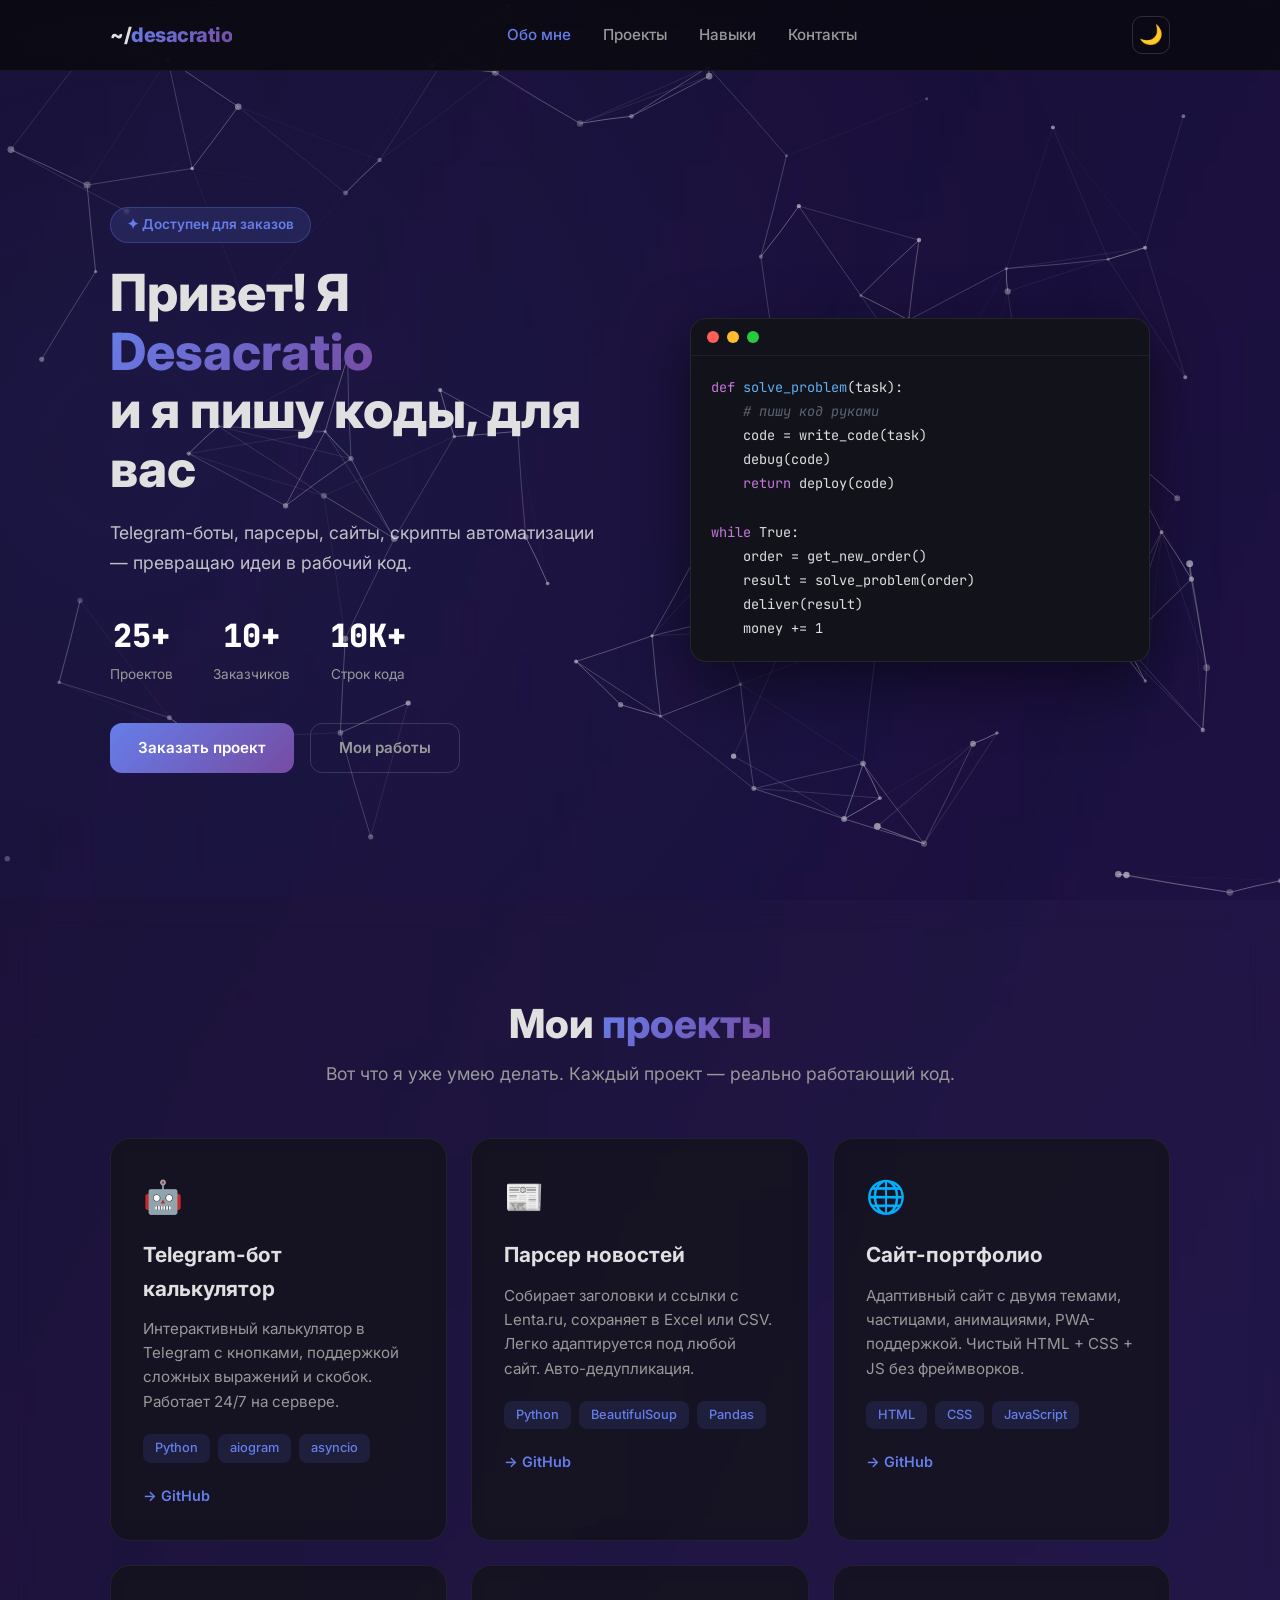
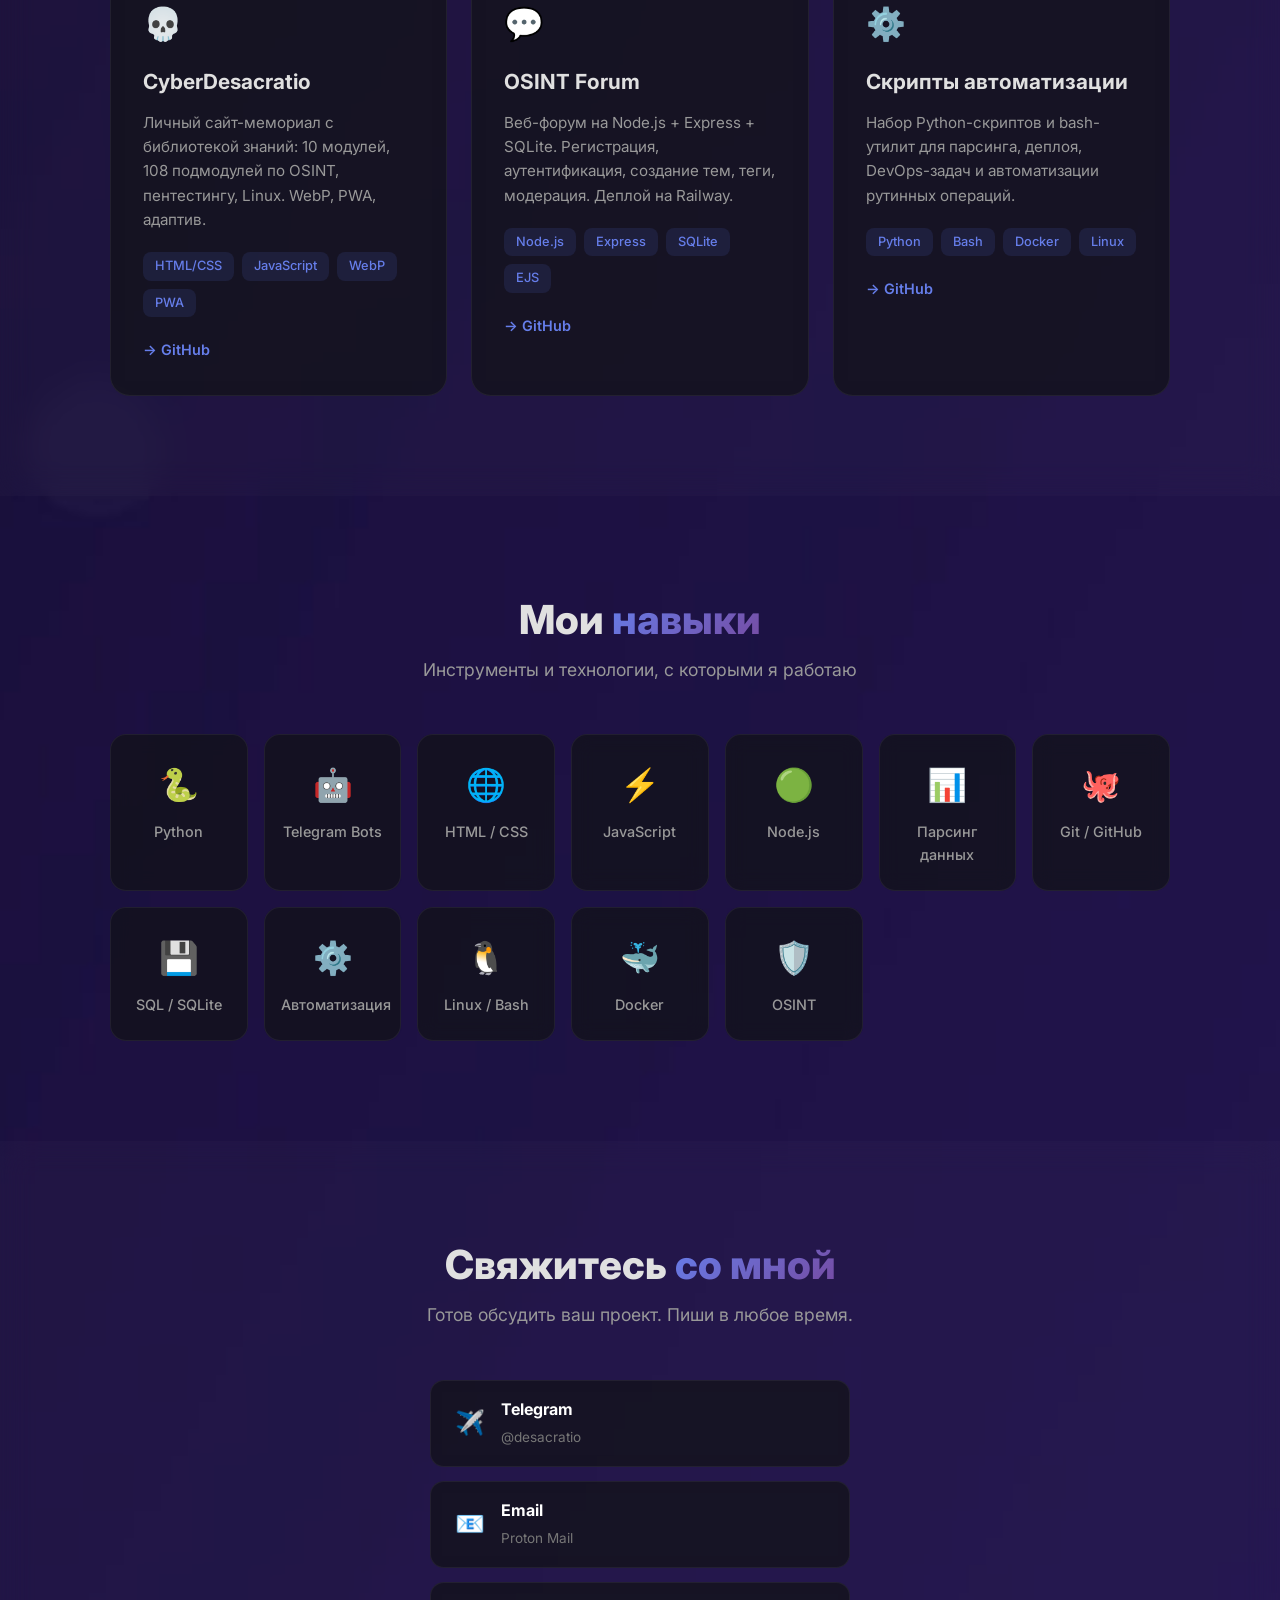
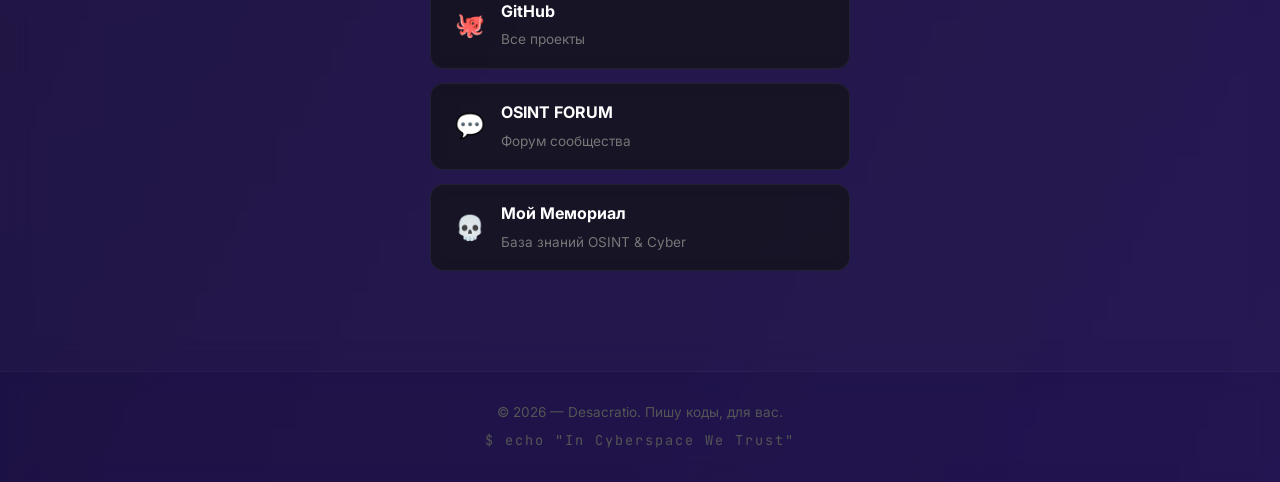
<file: index.html>
<!DOCTYPE html>
<html lang="ru">
<head>
    <meta charset="UTF-8">
    <meta name="viewport" content="width=device-width, initial-scale=1.0, viewport-fit=cover">
    <meta name="theme-color" content="#0a0a0f" media="(prefers-color-scheme: dark)">
    <meta name="theme-color" content="#f0f0f8" media="(prefers-color-scheme: light)">
    <meta name="color-scheme" content="dark light">
    <meta name="description" content="Портфолио Desacratio — Telegram-боты, парсеры, сайты, скрипты автоматизации. Опыт 10+ проектов.">
    <meta name="keywords" content="программист, разработчик, Python, JavaScript, Telegram-боты, парсинг, портфолио">
    <meta name="author" content="Desacratio">
    <meta name="robots" content="index, follow">

    <!-- Убиваем PWA/SW до загрузки всего остального -->
    <script>
        window.addEventListener('beforeinstallprompt', function(e) { e.preventDefault(); e.stopPropagation(); });
        if ('serviceWorker' in navigator) {
            navigator.serviceWorker.getRegistrations().then(function(r) { r.forEach(function(r2) { r2.unregister(); }); });
        }
        if ('caches' in window) { caches.keys().then(function(k) { k.forEach(function(k2) { caches.delete(k2); }); }); }
    </script>

    <!-- Favicon -->
    <link rel="icon" href="favicon.ico" sizes="any">
    <link rel="icon" href="assets/icons/favicon.svg" type="image/svg+xml">
    <link rel="apple-touch-icon" href="assets/icons/apple-touch-icon.png">
    <link rel="apple-touch-icon" href="assets/icons/apple-touch-icon.png">

    <!-- Open Graph / Social -->
    <meta property="og:title" content="Desacratio — пишу коды для вас">
    <meta property="og:description" content="Telegram-боты, парсеры, сайты, скрипты автоматизации. 25+ проектов, 10+ заказчиков.">
    <meta property="og:type" content="website">
    <meta property="og:url" content="https://portfolioDesacratio.github.io/">
    <meta property="og:image" content="https://portfolioDesacratio.github.io/assets/images/og-preview.jpg">
    <meta property="og:image:width" content="1200">
    <meta property="og:image:height" content="630">
    <meta property="og:locale" content="ru_RU">

    <!-- Twitter Card -->
    <meta name="twitter:card" content="summary_large_image">
    <meta name="twitter:title" content="Desacratio — пишу коды для вас">
    <meta name="twitter:description" content="Telegram-боты, парсеры, сайты, скрипты автоматизации. 25+ проектов, 10+ заказчиков.">
    <meta name="twitter:image" content="https://portfolioDesacratio.github.io/assets/images/og-preview.jpg">

    <!-- Preload -->
    <link rel="preconnect" href="https://fonts.googleapis.com" crossorigin>
    <link rel="preconnect" href="https://fonts.gstatic.com" crossorigin>
    <link rel="preload" href="https://fonts.googleapis.com/css2?family=Inter:wght@400;500;600;700;800&family=JetBrains+Mono:wght@400;600&display=swap" as="style">

    <title>Desacratio | Пишу коды для вас</title>
    <link rel="stylesheet" href="style.css?v=2">
    <link href="https://fonts.googleapis.com/css2?family=Inter:wght@400;500;600;700;800&family=JetBrains+Mono:wght@400;600&display=swap" rel="stylesheet">
</head>
<body>
    <canvas id="particlesCanvas" aria-hidden="true"></canvas>

    <!-- ===== NAVBAR ===== -->
    <nav class="navbar" role="navigation" aria-label="Основная навигация">
        <div class="container">
            <div class="logo">~/<span class="highlight">desacratio</span></div>
            <ul class="nav-links" id="navLinks" role="menubar">
                <li role="none"><a href="#about" role="menuitem">Обо мне</a></li>
                <li role="none"><a href="#projects" role="menuitem">Проекты</a></li>
                <li role="none"><a href="#skills" role="menuitem">Навыки</a></li>
                <li role="none"><a href="#contact" role="menuitem">Контакты</a></li>
            </ul>
            <div class="nav-right">
                <button class="theme-toggle" id="themeToggle" type="button" aria-label="Сменить тему">🌙</button>
                <button class="burger" id="burgerBtn" type="button" aria-label="Открыть меню" aria-expanded="false">
                    <span></span><span></span><span></span>
                </button>
            </div>
        </div>
    </nav>

    <!-- ===== HERO ===== -->
    <section class="hero" id="about" aria-label="Главный экран">
        <div class="container">
            <div class="hero-content">
                <div class="hero-badge">✦ Доступен для заказов</div>
                <h1>Привет! Я <span class="highlight">Desacratio</span><br>и я пишу коды, для вас</h1>
                <p class="hero-subtitle">
                    Telegram-боты, парсеры, сайты, скрипты автоматизации —
                    превращаю идеи в рабочий код.
                </p>
                <div class="hero-stats">
                    <div class="stat">
                        <span class="stat-number" id="projectsCount">0</span>
                        <span class="stat-label">Проектов</span>
                    </div>
                    <div class="stat">
                        <span class="stat-number" id="clientsCount">0</span>
                        <span class="stat-label">Заказчиков</span>
                    </div>
                    <div class="stat">
                        <span class="stat-number" id="linesCount">0</span>
                        <span class="stat-label">Строк кода</span>
                    </div>
                </div>
                <div class="hero-actions">
                    <a href="#contact" class="btn btn-primary">Заказать проект</a>
                    <a href="#projects" class="btn btn-outline">Мои работы</a>
                </div>
            </div>
            <div class="hero-code">
                <div class="code-window">
                    <div class="code-header">
                        <span class="dot red"></span>
                        <span class="dot yellow"></span>
                        <span class="dot green"></span>
                    </div>
                    <pre><code><span class="keyword">def</span> <span class="function">solve_problem</span>(task):
    <span class="comment"># пишу код руками</span>
    code = write_code(task)
    debug(code)
    <span class="keyword">return</span> deploy(code)

<span class="keyword">while</span> True:
    order = get_new_order()
    result = solve_problem(order)
    deliver(result)
    money += 1</code></pre>
                </div>
            </div>
        </div>
    </section>

    <!-- ===== PROJECTS ===== -->
    <section class="projects" id="projects" aria-label="Мои проекты">
        <div class="container">
            <h2 class="section-title">Мои <span class="highlight">проекты</span></h2>
            <p class="section-subtitle">Вот что я уже умею делать. Каждый проект — реально работающий код.</p>
            <div class="projects-grid">

                <!-- 1. Telegram Bot Calculator -->
                <div class="project-card">
                    <div class="project-icon">🤖</div>
                    <h3>Telegram-бот калькулятор</h3>
                    <p class="project-desc">
                        Интерактивный калькулятор в Telegram с кнопками, поддержкой
                        сложных выражений и скобок. Работает 24/7 на сервере.
                    </p>
                    <div class="project-tech">
                        <span>Python</span>
                        <span>aiogram</span>
                        <span>asyncio</span>
                    </div>
                    <a href="https://github.com/portfolioDesacratio/ProjectsPortfolio/tree/main/telegram-bot-calculator" class="project-link" target="_blank" rel="noopener">→ GitHub</a>
                </div>

                <!-- 2. News Parser -->
                <div class="project-card">
                    <div class="project-icon">📰</div>
                    <h3>Парсер новостей</h3>
                    <p class="project-desc">
                        Собирает заголовки и ссылки с Lenta.ru, сохраняет в Excel
                        или CSV. Легко адаптируется под любой сайт. Авто-дедупликация.
                    </p>
                    <div class="project-tech">
                        <span>Python</span>
                        <span>BeautifulSoup</span>
                        <span>Pandas</span>
                    </div>
                    <a href="https://github.com/portfolioDesacratio/ProjectsPortfolio/tree/main/news-parser" class="project-link" target="_blank" rel="noopener">→ GitHub</a>
                </div>

                <!-- 3. Сайт-портфолио (этот сайт) -->
                <div class="project-card">
                    <div class="project-icon">🌐</div>
                    <h3>Сайт-портфолио</h3>
                    <p class="project-desc">
                        Адаптивный сайт с двумя темами, частицами, анимациями,
                        PWA-поддержкой. Чистый HTML + CSS + JS без фреймворков.
                    </p>
                    <div class="project-tech">
                        <span>HTML</span>
                        <span>CSS</span>
                        <span>JavaScript</span>
                    </div>
                    <a href="https://github.com/portfolioDesacratio/ProjectsPortfolio/tree/main/portfolio-site" class="project-link" target="_blank" rel="noopener">→ GitHub</a>
                </div>

                <!-- 4. CyberDesacratio (Memorial) -->
                <div class="project-card">
                    <div class="project-icon">💀</div>
                    <h3>CyberDesacratio</h3>
                    <p class="project-desc">
                        Личный сайт-мемориал с библиотекой знаний: 10 модулей,
                        108 подмодулей по OSINT, пентестингу, Linux. WebP, PWA, адаптив.
                    </p>
                    <div class="project-tech">
                        <span>HTML/CSS</span>
                        <span>JavaScript</span>
                        <span>WebP</span>
                        <span>PWA</span>
                    </div>
                    <a href="https://github.com/portfolioDesacratio/memorialDesacratio" class="project-link" target="_blank" rel="noopener">→ GitHub</a>
                </div>

                <!-- 5. OSINT Forum -->
                <div class="project-card">
                    <div class="project-icon">💬</div>
                    <h3>OSINT Forum</h3>
                    <p class="project-desc">
                        Веб-форум на Node.js + Express + SQLite. Регистрация,
                        аутентификация, создание тем, теги, модерация. Деплой на Railway.
                    </p>
                    <div class="project-tech">
                        <span>Node.js</span>
                        <span>Express</span>
                        <span>SQLite</span>
                        <span>EJS</span>
                    </div>
                    <a href="https://github.com/portfolioDesacratio?tab=repositories" class="project-link" target="_blank" rel="noopener">→ GitHub</a>
                </div>

                <!-- 6. Скрипты и утилиты -->
                <div class="project-card">
                    <div class="project-icon">⚙️</div>
                    <h3>Скрипты автоматизации</h3>
                    <p class="project-desc">
                        Набор Python-скриптов и bash-утилит для парсинга,
                        деплоя, DevOps-задач и автоматизации рутинных операций.
                    </p>
                    <div class="project-tech">
                        <span>Python</span>
                        <span>Bash</span>
                        <span>Docker</span>
                        <span>Linux</span>
                    </div>
                    <a href="https://github.com/portfolioDesacratio?tab=repositories" class="project-link" target="_blank" rel="noopener">→ GitHub</a>
                </div>

            </div>
        </div>
    </section>

    <!-- ===== SKILLS ===== -->
    <section class="skills" id="skills" aria-label="Мои навыки">
        <div class="container">
            <h2 class="section-title">Мои <span class="highlight">навыки</span></h2>
            <p class="section-subtitle">Инструменты и технологии, с которыми я работаю</p>
            <div class="skills-grid">
                <div class="skill-item">
                    <div class="skill-icon">🐍</div>
                    <span>Python</span>
                </div>
                <div class="skill-item">
                    <div class="skill-icon">🤖</div>
                    <span>Telegram Bots</span>
                </div>
                <div class="skill-item">
                    <div class="skill-icon">🌐</div>
                    <span>HTML / CSS</span>
                </div>
                <div class="skill-item">
                    <div class="skill-icon">⚡</div>
                    <span>JavaScript</span>
                </div>
                <div class="skill-item">
                    <div class="skill-icon">🟢</div>
                    <span>Node.js</span>
                </div>
                <div class="skill-item">
                    <div class="skill-icon">📊</div>
                    <span>Парсинг данных</span>
                </div>
                <div class="skill-item">
                    <div class="skill-icon">🐙</div>
                    <span>Git / GitHub</span>
                </div>
                <div class="skill-item">
                    <div class="skill-icon">💾</div>
                    <span>SQL / SQLite</span>
                </div>
                <div class="skill-item">
                    <div class="skill-icon">⚙️</div>
                    <span>Автоматизация</span>
                </div>
                <div class="skill-item">
                    <div class="skill-icon">🐧</div>
                    <span>Linux / Bash</span>
                </div>
                <div class="skill-item">
                    <div class="skill-icon">🐳</div>
                    <span>Docker</span>
                </div>
                <div class="skill-item">
                    <div class="skill-icon">🛡️</div>
                    <span>OSINT</span>
                </div>
            </div>
        </div>
    </section>

    <!-- ===== CONTACT ===== -->
    <section class="contact" id="contact" aria-label="Контакты">
        <div class="container">
            <h2 class="section-title">Свяжитесь <span class="highlight">со мной</span></h2>
            <p class="section-subtitle">Готов обсудить ваш проект. Пиши в любое время.</p>
            <div class="contact-links">

                <a href="https://t.me/desacratio" class="contact-card" target="_blank" rel="noopener">
                    <div class="contact-icon">✈️</div>
                    <div>
                        <strong>Telegram</strong>
                        <span>@desacratio</span>
                    </div>
                </a>

                <a href="mailto:aleksandrzaicev114@proton.me" class="contact-card" target="_blank" rel="noopener">
                    <div class="contact-icon">📧</div>
                    <div>
                        <strong>Email</strong>
                        <span>Proton Mail</span>
                    </div>
                </a>

                <a href="https://github.com/portfolioDesacratio" class="contact-card" target="_blank" rel="noopener">
                    <div class="contact-icon">🐙</div>
                    <div>
                        <strong>GitHub</strong>
                        <span>Все проекты</span>
                    </div>
                </a>

                <a href="https://osint-forum-production.up.railway.app/" class="contact-card" target="_blank" rel="noopener">
                    <div class="contact-icon">💬</div>
                    <div>
                        <strong>OSINT FORUM</strong>
                        <span>Форум сообщества</span>
                    </div>
                </a>

                <a href="https://memorialDesacratio.github.io/" class="contact-card" target="_blank" rel="noopener">
                    <div class="contact-icon">💀</div>
                    <div>
                        <strong>Мой Мемориал</strong>
                        <span>База знаний OSINT & Cyber</span>
                    </div>
                </a>

            </div>
        </div>
    </section>

    <!-- ===== FOOTER ===== -->
    <footer class="footer" role="contentinfo">
        <div class="container">
            <p>&copy; 2026 — Desacratio. Пишу коды, для вас.</p>
            <p class="footer-motto">$ echo "In Cyberspace We Trust"</p>
        </div>
    </footer>

    <!-- ===== MODAL ===== -->
    <div class="modal-overlay" id="projectModal" role="dialog" aria-modal="true" aria-label="Детали проекта">
        <div class="modal">
            <div class="modal-header">
                <h2 id="modalTitle">Проект</h2>
                <button class="modal-close" id="modalClose" aria-label="Закрыть">&times;</button>
            </div>
            <div class="modal-body" id="modalBody">
            </div>
        </div>
    </div>

    <!-- Кнопка наверх -->
    <button class="back-to-top" id="backToTop" aria-label="Наверх">
        <svg viewBox="0 0 24 24"><polyline points="18 15 12 9 6 15"/></svg>
    </button>

    <script src="script.js?v=2"></script>
</body>
</html>
</file>
<file: style.css>
/* ===== СБРОС ===== */
*, *::before, *::after {
    margin: 0;
    padding: 0;
    box-sizing: border-box;
}

html {
    scroll-behavior: smooth;
    -webkit-text-size-adjust: 100%;
    -moz-text-size-adjust: 100%;
    text-size-adjust: 100%;
}

/* ===== ТЕМЫ ===== */
:root {
    --bg: #0a0a0f;
    --bg-soft: #12121a;
    --text: #e0e0e0;
    --text-muted: #999;
    --text-dim: #777;
    --border: rgba(255,255,255,0.06);
    --border-light: rgba(255,255,255,0.15);
    --card-bg: rgba(18,18,26,0.78);
    --card-bg-solid: #12121a;
    --nav-bg: rgba(10,10,15,0.88);
    --nav-border: rgba(255,255,255,0.05);
    --burger-color: #fff;
    --hero-glow: rgba(102,126,234,0.08);
    --shadow: 0 12px 40px rgba(0,0,0,0.5);
    --footer-border: rgba(255,255,255,0.05);
    --footer-text: #555;
    --code-bg: #12121a;
    --code-border: rgba(255,255,255,0.08);
    --code-text: #e0e0e0;
    --stat-color: #fff;
    --section-alt: rgba(255,255,255,0.02);
    --tag-bg: rgba(102,126,234,0.12);
    --skill-hover: rgba(102,126,234,0.3);
    --contact-bg: rgba(18,18,26,0.78);
    --contact-border: rgba(255,255,255,0.06);
    --contact-strong: #fff;
    --accent1: #667eea;
    --accent2: #764ba2;
    --accent-gradient: linear-gradient(135deg, #667eea, #764ba2);
    --selection: rgba(102,126,234,0.3);
    --scrollbar-bg: #0a0a0f;
    --scrollbar-thumb: #333;
    --modal-bg: rgba(0,0,0,0.8);
    --glass-blur: 16px;
    --sat: env(safe-area-inset-top, 0px);
    --sar: env(safe-area-inset-right, 0px);
    --sab: env(safe-area-inset-bottom, 0px);
    --sal: env(safe-area-inset-left, 0px);
}

body[data-theme="light"] {
    --bg: #f0f0f8;
    --bg-soft: #ffffff;
    --text: #1a1a2e;
    --text-muted: #555;
    --text-dim: #888;
    --border: rgba(0,0,0,0.08);
    --border-light: rgba(0,0,0,0.12);
    --card-bg: rgba(255,255,255,0.88);
    --card-bg-solid: #ffffff;
    --nav-bg: rgba(240,240,248,0.92);
    --nav-border: rgba(0,0,0,0.06);
    --burger-color: #1a1a2e;
    --hero-glow: rgba(102,126,234,0.05);
    --shadow: 0 12px 40px rgba(0,0,0,0.08);
    --footer-border: rgba(0,0,0,0.06);
    --footer-text: #999;
    --code-bg: #f5f5ff;
    --code-border: rgba(0,0,0,0.08);
    --code-text: #1a1a2e;
    --stat-color: #1a1a2e;
    --section-alt: rgba(0,0,0,0.02);
    --tag-bg: rgba(102,126,234,0.08);
    --skill-hover: rgba(102,126,234,0.2);
    --contact-bg: rgba(255,255,255,0.9);
    --contact-border: rgba(0,0,0,0.08);
    --contact-strong: #1a1a2e;
    --selection: rgba(102,126,234,0.2);
    --scrollbar-bg: #f0f0f8;
    --scrollbar-thumb: #ccc;
    --modal-bg: rgba(0,0,0,0.5);
}

body {
    font-family: 'Inter', -apple-system, BlinkMacSystemFont, 'Segoe UI', Roboto, sans-serif;
    color: var(--text);
    line-height: 1.6;
    overflow-x: hidden;
    transition: color 0.3s ease;
    min-height: 100vh;
    min-height: 100dvh;
    padding-top: var(--sat);
    padding-right: var(--sar);
    padding-bottom: var(--sab);
    padding-left: var(--sal);
    background-size: cover;
    background-position: center;
    background-repeat: no-repeat;
    background-color: #0a0a0f;
}
body[data-theme="light"] {
    background-color: #f0f0f8;
}

/* Десктоп (>= 1024px) */
@media (min-width: 1024px) {
    body {
        background-image: url('assets/images/anime-bg-dark-desktop.jpg');
    }
    body[data-theme="light"] {
        background-image: url('assets/images/anime-bg-light-desktop.jpg');
    }
}

/* Планшет (768px — 1023px) */
@media (min-width: 768px) and (max-width: 1023px) {
    body {
        background-image: url('assets/images/anime-bg-dark-tablet.jpg');
    }
    body[data-theme="light"] {
        background-image: url('assets/images/anime-bg-light-tablet.jpg');
    }
}

/* Телефон (< 768px) */
@media (max-width: 767px) {
    body {
        background-image: url('assets/images/anime-bg-dark-mobile.jpg');
    }
    body[data-theme="light"] {
        background-image: url('assets/images/anime-bg-light-mobile.jpg');
    }
}

/* ===== СКРОЛЛБАР ===== */
::-webkit-scrollbar { width: 8px; }
::-webkit-scrollbar-track { background: var(--scrollbar-bg); }
::-webkit-scrollbar-thumb { background: var(--scrollbar-thumb); border-radius: 4px; }
::-webkit-scrollbar-thumb:hover { background: var(--accent1); }
::selection { background: var(--selection); }

/* ===== ЧАСТИЦЫ ===== */
#particlesCanvas {
    position: fixed;
    top: 0;
    left: 0;
    width: 100%;
    height: 100%;
    z-index: 0;
    pointer-events: none;
    opacity: 0.75;
    transition: opacity 0.3s;
    will-change: transform;
}

/* ===== КОНТЕЙНЕР ===== */
.container {
    max-width: 1100px;
    margin: 0 auto;
    padding: 0 20px;
    position: relative;
    z-index: 1;
}

/* ===== АКЦЕНТ ===== */
.highlight {
    background: linear-gradient(135deg, #667eea, #764ba2);
    -webkit-background-clip: text;
    -webkit-text-fill-color: transparent;
    background-clip: text;
}

/* ===== ЗАГОЛОВКИ ===== */
.section-title {
    font-size: 2.5rem;
    font-weight: 800;
    text-align: center;
    margin-bottom: 12px;
    line-height: 1.2;
}

.section-subtitle {
    text-align: center;
    color: var(--text-muted);
    font-size: 1.1rem;
    margin-bottom: 50px;
}

/* ========== NAVBAR ========== */
.navbar {
    position: fixed;
    top: 0;
    left: 0;
    right: 0;
    z-index: 1000;
    background: var(--nav-bg);
    backdrop-filter: blur(20px) saturate(1.2);
    -webkit-backdrop-filter: blur(20px) saturate(1.2);
    border-bottom: 1px solid var(--nav-border);
    padding: 16px 0;
    padding-top: calc(16px + var(--sat));
    transition: background 0.3s, border-color 0.3s;
}

.navbar .container {
    display: flex;
    justify-content: space-between;
    align-items: center;
}

.logo {
    font-size: 1.25rem;
    font-weight: 800;
    color: var(--text);
    letter-spacing: -0.5px;
}

.nav-links {
    display: flex;
    list-style: none;
    gap: 32px;
}

.nav-links a {
    text-decoration: none;
    color: var(--text-muted);
    font-weight: 500;
    font-size: 0.95rem;
    transition: color 0.3s;
    position: relative;
    -webkit-tap-highlight-color: transparent;
}

.nav-links a::after {
    content: '';
    position: absolute;
    bottom: -4px;
    left: 0;
    width: 0;
    height: 2px;
    background: var(--accent-gradient);
    transition: width 0.3s ease;
    border-radius: 1px;
}

.nav-links a:hover { color: var(--accent1); }
.nav-links a:hover::after { width: 100%; }

.nav-links a:focus-visible {
    outline: 2px solid var(--accent1);
    outline-offset: 4px;
    border-radius: 4px;
}

.nav-right {
    display: flex;
    align-items: center;
    gap: 8px;
}

/* Кнопка темы */
.theme-toggle {
    width: 38px;
    height: 38px;
    border-radius: 10px;
    border: 1px solid var(--border-light);
    background: transparent;
    color: var(--text);
    font-size: 1.2rem;
    cursor: pointer;
    display: grid;
    place-items: center;
    transition: border-color 0.2s, transform 0.2s;
    line-height: 1;
    -webkit-tap-highlight-color: transparent;
    user-select: none;
}

.theme-toggle:hover {
    border-color: var(--accent1);
    transform: translateY(-1px);
}

.theme-toggle:active {
    transform: scale(0.95);
}

/* Бургер */
.burger {
    display: none;
    flex-direction: column;
    gap: 5px;
    background: none;
    border: none;
    cursor: pointer;
    padding: 4px;
    -webkit-tap-highlight-color: transparent;
}

.burger span {
    display: block;
    width: 24px;
    height: 2px;
    background: var(--burger-color);
    border-radius: 2px;
    transition: 0.3s ease;
}

.burger.active span:nth-child(1) {
    transform: rotate(45deg) translate(5px, 5px);
}

.burger.active span:nth-child(2) {
    opacity: 0;
}

.burger.active span:nth-child(3) {
    transform: rotate(-45deg) translate(5px, -5px);
}

/* ========== HERO ========== */
.hero {
    min-height: 100vh;
    min-height: 100dvh;
    display: flex;
    align-items: center;
    padding-top: 80px;
    position: relative;
    overflow: hidden;
}

.hero::before {
    content: '';
    position: absolute;
    top: -50%;
    left: -50%;
    width: 200%;
    height: 200%;
    background: radial-gradient(circle at 30% 50%, var(--hero-glow), transparent 50%);
    pointer-events: none;
    z-index: 0;
}

.hero .container {
    display: grid;
    grid-template-columns: 1fr 1fr;
    gap: 60px;
    align-items: center;
    position: relative;
}

.hero-content {
    animation: fadeInUp 0.8s ease;
}

.hero-badge {
    display: inline-block;
    padding: 6px 16px;
    border-radius: 100px;
    background: rgba(102, 126, 234, 0.15);
    color: var(--accent1);
    font-size: 0.85rem;
    font-weight: 600;
    margin-bottom: 20px;
    border: 1px solid rgba(102, 126, 234, 0.3);
    backdrop-filter: blur(10px);
    -webkit-backdrop-filter: blur(10px);
}

.hero h1 {
    font-size: clamp(2rem, 4vw, 3.5rem);
    font-weight: 800;
    line-height: 1.15;
    margin-bottom: 20px;
    color: var(--text);
}

.hero-subtitle {
    font-size: 1.1rem;
    color: var(--text);
    opacity: 0.85;
    max-width: 500px;
    margin-bottom: 32px;
    line-height: 1.7;
}

.hero-stats {
    display: flex;
    gap: 40px;
    margin-bottom: 36px;
}

.stat { text-align: center; }

.stat-number {
    display: block;
    font-size: clamp(1.5rem, 3vw, 2rem);
    font-weight: 800;
    color: var(--stat-color);
    font-family: 'JetBrains Mono', monospace;
}

.stat-label {
    font-size: 0.85rem;
    color: var(--text-muted);
}

.hero-actions {
    display: flex;
    gap: 16px;
    flex-wrap: wrap;
}

.btn {
    padding: 12px 28px;
    border-radius: 12px;
    font-weight: 600;
    font-size: 0.95rem;
    text-decoration: none;
    transition: all 0.3s cubic-bezier(0.4, 0, 0.2, 1);
    cursor: pointer;
    display: inline-flex;
    align-items: center;
    gap: 8px;
    -webkit-tap-highlight-color: transparent;
    user-select: none;
}

.btn-primary {
    background: linear-gradient(135deg, #667eea, #764ba2);
    color: #fff;
    border: none;
}

.btn-primary:hover {
    transform: translateY(-2px);
    box-shadow: 0 8px 30px rgba(102, 126, 234, 0.4);
}

.btn-primary:active {
    transform: translateY(0) scale(0.98);
}

.btn-outline {
    background: transparent;
    color: var(--text-muted);
    border: 1px solid var(--border-light);
}

.btn-outline:hover {
    border-color: var(--accent1);
    color: var(--text);
    background: var(--tag-bg);
}

/* Окно с кодом */
.hero-code {
    display: flex;
    justify-content: center;
}

.code-window {
    background: var(--code-bg);
    border-radius: 16px;
    border: 1px solid var(--code-border);
    overflow: hidden;
    width: 100%;
    max-width: 460px;
    box-shadow: 0 20px 60px rgba(0, 0, 0, 0.5);
    transition: background 0.3s, border-color 0.3s;
    backdrop-filter: blur(10px);
    -webkit-backdrop-filter: blur(10px);
}

.code-header {
    padding: 12px 16px;
    display: flex;
    gap: 8px;
    border-bottom: 1px solid var(--nav-border);
}

.dot { width: 12px; height: 12px; border-radius: 50%; }
.dot.red { background: #ff5f56; }
.dot.yellow { background: #ffbd2e; }
.dot.green { background: #27c93f; }

.code-window pre {
    padding: 20px;
    font-size: 0.85rem;
    line-height: 1.7;
    overflow-x: auto;
    overflow-x: overlay;
}

.code-window code {
    font-family: 'JetBrains Mono', 'Fira Code', monospace;
    color: var(--code-text);
}

.keyword { color: #c678dd; }
.function { color: #61afef; }
.comment { color: #5c6370; font-style: italic; }

/* ========== PROJECTS ========== */
.projects {
    padding: 100px 0;
    background: var(--section-alt);
    backdrop-filter: blur(var(--glass-blur));
    -webkit-backdrop-filter: blur(var(--glass-blur));
}

.projects-grid {
    display: grid;
    grid-template-columns: repeat(auto-fit, minmax(300px, 1fr));
    gap: 24px;
}

.project-card {
    background: var(--card-bg);
    border: 1px solid var(--border);
    border-radius: 20px;
    padding: 32px;
    transition: all 0.3s cubic-bezier(0.4, 0, 0.2, 1);
    position: relative;
    overflow: hidden;
    backdrop-filter: blur(12px);
    -webkit-backdrop-filter: blur(12px);
}

.project-card::before {
    content: '';
    position: absolute;
    top: 0;
    left: 0;
    right: 0;
    height: 3px;
    background: linear-gradient(90deg, #667eea, #764ba2);
    opacity: 0;
    transition: opacity 0.3s;
}

.project-card:hover {
    transform: translateY(-4px);
    border-color: rgba(102, 126, 234, 0.3);
    box-shadow: var(--shadow);
}

.project-card:hover::before { opacity: 1; }

.project-icon {
    font-size: 2rem;
    margin-bottom: 16px;
}

.project-card h3 {
    font-size: 1.3rem;
    font-weight: 700;
    margin-bottom: 12px;
    color: var(--text);
}

.project-desc {
    color: var(--text-muted);
    font-size: 0.95rem;
    margin-bottom: 20px;
    line-height: 1.6;
}

.project-tech {
    display: flex;
    flex-wrap: wrap;
    gap: 8px;
    margin-bottom: 20px;
}

.project-tech span {
    padding: 4px 12px;
    border-radius: 8px;
    background: var(--tag-bg);
    color: var(--accent1);
    font-size: 0.8rem;
    font-weight: 500;
}

.project-link {
    color: var(--accent1);
    text-decoration: none;
    font-weight: 600;
    font-size: 0.9rem;
    transition: gap 0.3s ease;
    display: inline-flex;
    align-items: center;
    gap: 4px;
}

.project-card:hover .project-link {
    gap: 8px;
}

/* ========== SKILLS ========== */
.skills {
    padding: 100px 0;
}

.skills-grid {
    display: grid;
    grid-template-columns: repeat(auto-fit, minmax(130px, 1fr));
    gap: 16px;
}

.skill-item {
    background: var(--card-bg);
    border: 1px solid var(--border);
    border-radius: 16px;
    padding: 24px 16px;
    text-align: center;
    transition: all 0.3s cubic-bezier(0.4, 0, 0.2, 1);
    cursor: default;
    backdrop-filter: blur(10px);
    -webkit-backdrop-filter: blur(10px);
}

.skill-item:hover {
    border-color: rgba(102, 126, 234, 0.3);
    transform: translateY(-3px);
    box-shadow: 0 8px 25px rgba(102,126,234,0.1);
}

.skill-icon {
    font-size: 2rem;
    margin-bottom: 10px;
}

.skill-item span {
    display: block;
    font-weight: 500;
    font-size: 0.9rem;
    color: var(--text-muted);
}

/* ========== CONTACT ========== */
.contact {
    padding: 100px 0;
    background: var(--section-alt);
    backdrop-filter: blur(var(--glass-blur));
    -webkit-backdrop-filter: blur(var(--glass-blur));
}

.contact-links {
    display: flex;
    flex-direction: column;
    gap: 14px;
    max-width: 420px;
    margin: 0 auto;
}

.contact-card {
    display: flex;
    align-items: center;
    gap: 16px;
    padding: 16px 24px;
    background: var(--contact-bg);
    border: 1px solid var(--contact-border);
    border-radius: 14px;
    text-decoration: none;
    transition: all 0.3s cubic-bezier(0.4, 0, 0.2, 1);
    backdrop-filter: blur(10px);
    -webkit-backdrop-filter: blur(10px);
    -webkit-tap-highlight-color: transparent;
}

.contact-card:hover {
    border-color: rgba(102, 126, 234, 0.3);
    transform: translateX(6px);
    box-shadow: 0 4px 20px rgba(102,126,234,0.1);
}

.contact-card:active {
    transform: translateX(3px) scale(0.99);
}

.contact-icon {
    font-size: 1.5rem;
    flex-shrink: 0;
}

.contact-card strong {
    display: block;
    color: var(--contact-strong);
    font-size: 1rem;
    margin-bottom: 2px;
}

.contact-card span {
    color: var(--text-dim);
    font-size: 0.85rem;
}

/* ========== MODAL ========== */
.modal-overlay {
    display: none;
    position: fixed;
    top: 0; left: 0; right: 0; bottom: 0;
    background: var(--modal-bg);
    backdrop-filter: blur(8px);
    -webkit-backdrop-filter: blur(8px);
    z-index: 2000;
    align-items: center;
    justify-content: center;
    padding: 20px;
    padding-top: calc(20px + var(--sat));
    padding-bottom: calc(20px + var(--sab));
}

.modal-overlay.active {
    display: flex;
}

.modal {
    background: var(--card-bg-solid);
    border: 1px solid var(--border);
    border-radius: 24px;
    max-width: 560px;
    width: 100%;
    max-height: 80vh;
    max-height: 80dvh;
    overflow-y: auto;
    overflow-y: overlay;
    box-shadow: 0 30px 80px rgba(0,0,0,0.5);
    animation: modalIn 0.3s cubic-bezier(0.4, 0, 0.2, 1);
    overscroll-behavior: contain;
    -webkit-overflow-scrolling: touch;
}

.modal-header {
    display: flex;
    align-items: center;
    justify-content: space-between;
    padding: 24px 28px 16px;
    border-bottom: 1px solid var(--border);
    position: sticky;
    top: 0;
    background: var(--card-bg-solid);
    z-index: 1;
    border-radius: 24px 24px 0 0;
}

.modal-header h2 {
    font-size: 1.4rem;
    font-weight: 700;
    color: var(--text);
}

.modal-close {
    width: 36px;
    height: 36px;
    border-radius: 10px;
    border: 1px solid var(--border);
    background: transparent;
    color: var(--text-muted);
    font-size: 1.5rem;
    cursor: pointer;
    display: grid;
    place-items: center;
    transition: all 0.2s ease;
    line-height: 1;
}

.modal-close:hover {
    background: var(--section-alt);
    color: var(--text);
    border-color: var(--accent1);
}

.modal-body {
    padding: 24px 28px 32px;
}

.modal-body::-webkit-scrollbar { width: 6px; }
.modal-body::-webkit-scrollbar-track { background: transparent; }
.modal-body::-webkit-scrollbar-thumb { background: var(--border-light); border-radius: 3px; }

/* ========== FOOTER ========== */
.footer {
    padding: 30px 0;
    padding-bottom: calc(30px + var(--sab));
    text-align: center;
    border-top: 1px solid var(--footer-border);
    backdrop-filter: blur(10px);
    -webkit-backdrop-filter: blur(10px);
}

.footer p {
    color: var(--footer-text);
    font-size: 0.85rem;
}

.footer-motto {
    margin-top: 6px;
    font-family: 'JetBrains Mono', monospace;
    color: var(--accent1);
    font-size: 0.8rem;
    letter-spacing: 2px;
}

/* ========== АНИМАЦИИ ========== */
@keyframes fadeInUp {
    from { opacity: 0; transform: translateY(30px); }
    to { opacity: 1; transform: translateY(0); }
}

@keyframes modalIn {
    from { opacity: 0; transform: scale(0.95) translateY(20px); }
    to { opacity: 1; transform: scale(1) translateY(0); }
}

.project-card:nth-child(1) { animation: fadeInUp 0.6s ease forwards; animation-delay: 0s; opacity: 0; }
.project-card:nth-child(2) { animation: fadeInUp 0.6s ease forwards; animation-delay: 0.08s; opacity: 0; }
.project-card:nth-child(3) { animation: fadeInUp 0.6s ease forwards; animation-delay: 0.16s; opacity: 0; }
.project-card:nth-child(4) { animation: fadeInUp 0.6s ease forwards; animation-delay: 0.24s; opacity: 0; }
.project-card:nth-child(5) { animation: fadeInUp 0.6s ease forwards; animation-delay: 0.32s; opacity: 0; }
.project-card:nth-child(6) { animation: fadeInUp 0.6s ease forwards; animation-delay: 0.40s; opacity: 0; }

/* ========== КНОПКА НАВЕРХ ========== */
.back-to-top {
    position: fixed;
    bottom: calc(30px + var(--sab, 0px));
    right: 30px;
    width: 48px;
    height: 48px;
    border-radius: 50%;
    background: var(--accent-gradient);
    color: #fff;
    border: none;
    cursor: pointer;
    font-size: 20px;
    display: flex;
    align-items: center;
    justify-content: center;
    z-index: 1000;
    opacity: 0;
    transform: translateY(20px) scale(0.8);
    pointer-events: none;
    transition: opacity 0.4s ease, transform 0.4s ease, box-shadow 0.3s ease;
    box-shadow: 0 4px 20px rgba(102,126,234,0.3);
    backdrop-filter: blur(8px);
    -webkit-backdrop-filter: blur(8px);
    border: 1px solid rgba(255,255,255,0.1);
}
.back-to-top.visible {
    opacity: 1;
    transform: translateY(0) scale(1);
    pointer-events: auto;
}
.back-to-top:hover {
    box-shadow: 0 6px 30px rgba(102,126,234,0.5);
    transform: translateY(-2px) scale(1.05);
}
.back-to-top:active {
    transform: translateY(0) scale(0.95);
}
.back-to-top svg {
    width: 22px;
    height: 22px;
    fill: none;
    stroke: currentColor;
    stroke-width: 2;
    stroke-linecap: round;
    stroke-linejoin: round;
}

@media (max-width: 480px) {
    .back-to-top {
        width: 42px;
        height: 42px;
        right: 16px;
        bottom: calc(20px + var(--sab, 0px));
        font-size: 18px;
    }
}

@media (prefers-reduced-motion: reduce) {
    *, *::before, *::after {
        animation-duration: 0.01ms !important;
        animation-iteration-count: 1 !important;
        transition-duration: 0.01ms !important;
    }
    html { scroll-behavior: auto; }
}

/* ========== АДАПТИВНОСТЬ ========== */

/* Планшеты */
@media (max-width: 1023px) {
    .hero .container { gap: 40px; }
    .section-title { font-size: 2.2rem; }
}

@media (max-width: 900px) {
    .hero .container {
        grid-template-columns: 1fr;
        gap: 40px;
    }
    .hero h1 { font-size: 2.5rem; }
    .hero-code { display: none; }
    .hero-stats { gap: 20px; }
}

@media (max-width: 768px) {
    .hero-content { animation: none; }
    .hero h1 { font-size: clamp(1.8rem, 6vw, 2.4rem); }
    .hero-subtitle { font-size: 1rem; }
    .hero-stats { gap: 16px; }

    .nav-links {
        display: none;
        position: absolute;
        top: 100%;
        left: 0;
        right: 0;
        background: var(--nav-bg);
        flex-direction: column;
        padding: 20px;
        padding-bottom: calc(20px + var(--sab));
        gap: 14px;
        border-bottom: 1px solid var(--nav-border);
        backdrop-filter: blur(20px);
        -webkit-backdrop-filter: blur(20px);
    }

    .nav-links.active { display: flex; }
    .burger { display: flex; }

    .section-title { font-size: 1.8rem; }
    .section-subtitle { font-size: 1rem; margin-bottom: 30px; }
    .projects-grid { grid-template-columns: 1fr; }
    .skills-grid { grid-template-columns: repeat(2, 1fr); gap: 12px; }
    .projects { padding: 60px 0; }
    .skills { padding: 60px 0; }
    .contact { padding: 60px 0; }

    .modal { max-height: 90vh; max-height: 90dvh; margin: 0 10px; }
    .modal-header { padding: 20px 20px 14px; }
    .modal-body { padding: 16px 20px 24px; }
}

@media (max-width: 480px) {
    .hero h1 { font-size: 1.6rem; }
    .hero-actions { flex-direction: column; }
    .hero-actions .btn { text-align: center; justify-content: center; width: 100%; }
    .hero-stats { gap: 12px; }
    .stat-number { font-size: 1.3rem; }
    .stat-label { font-size: 0.75rem; }
    .skills-grid { grid-template-columns: repeat(2, 1fr); gap: 10px; }
    .skill-item { padding: 18px 12px; }
}

/* Landscape на телефонах */
@media (max-height: 500px) and (orientation: landscape) {
    .hero { min-height: 120vh; min-height: 120dvh; }
}

/* iPhone X+ safe areas */
@supports (padding-top: env(safe-area-inset-top)) {
    .modal-overlay {
        padding-left: calc(20px + var(--sal));
        padding-right: calc(20px + var(--sar));
    }
    .modal-header {
        padding-top: calc(24px + var(--sat));
    }
}

/* Touch targets для мобильных */
@media (pointer: coarse) {
    .nav-links a { padding: 8px 0; }
    .theme-toggle { width: 44px; height: 44px; }
    .burger span { width: 28px; height: 3px; }
    .contact-card { padding: 18px 24px; }
}
</file>
